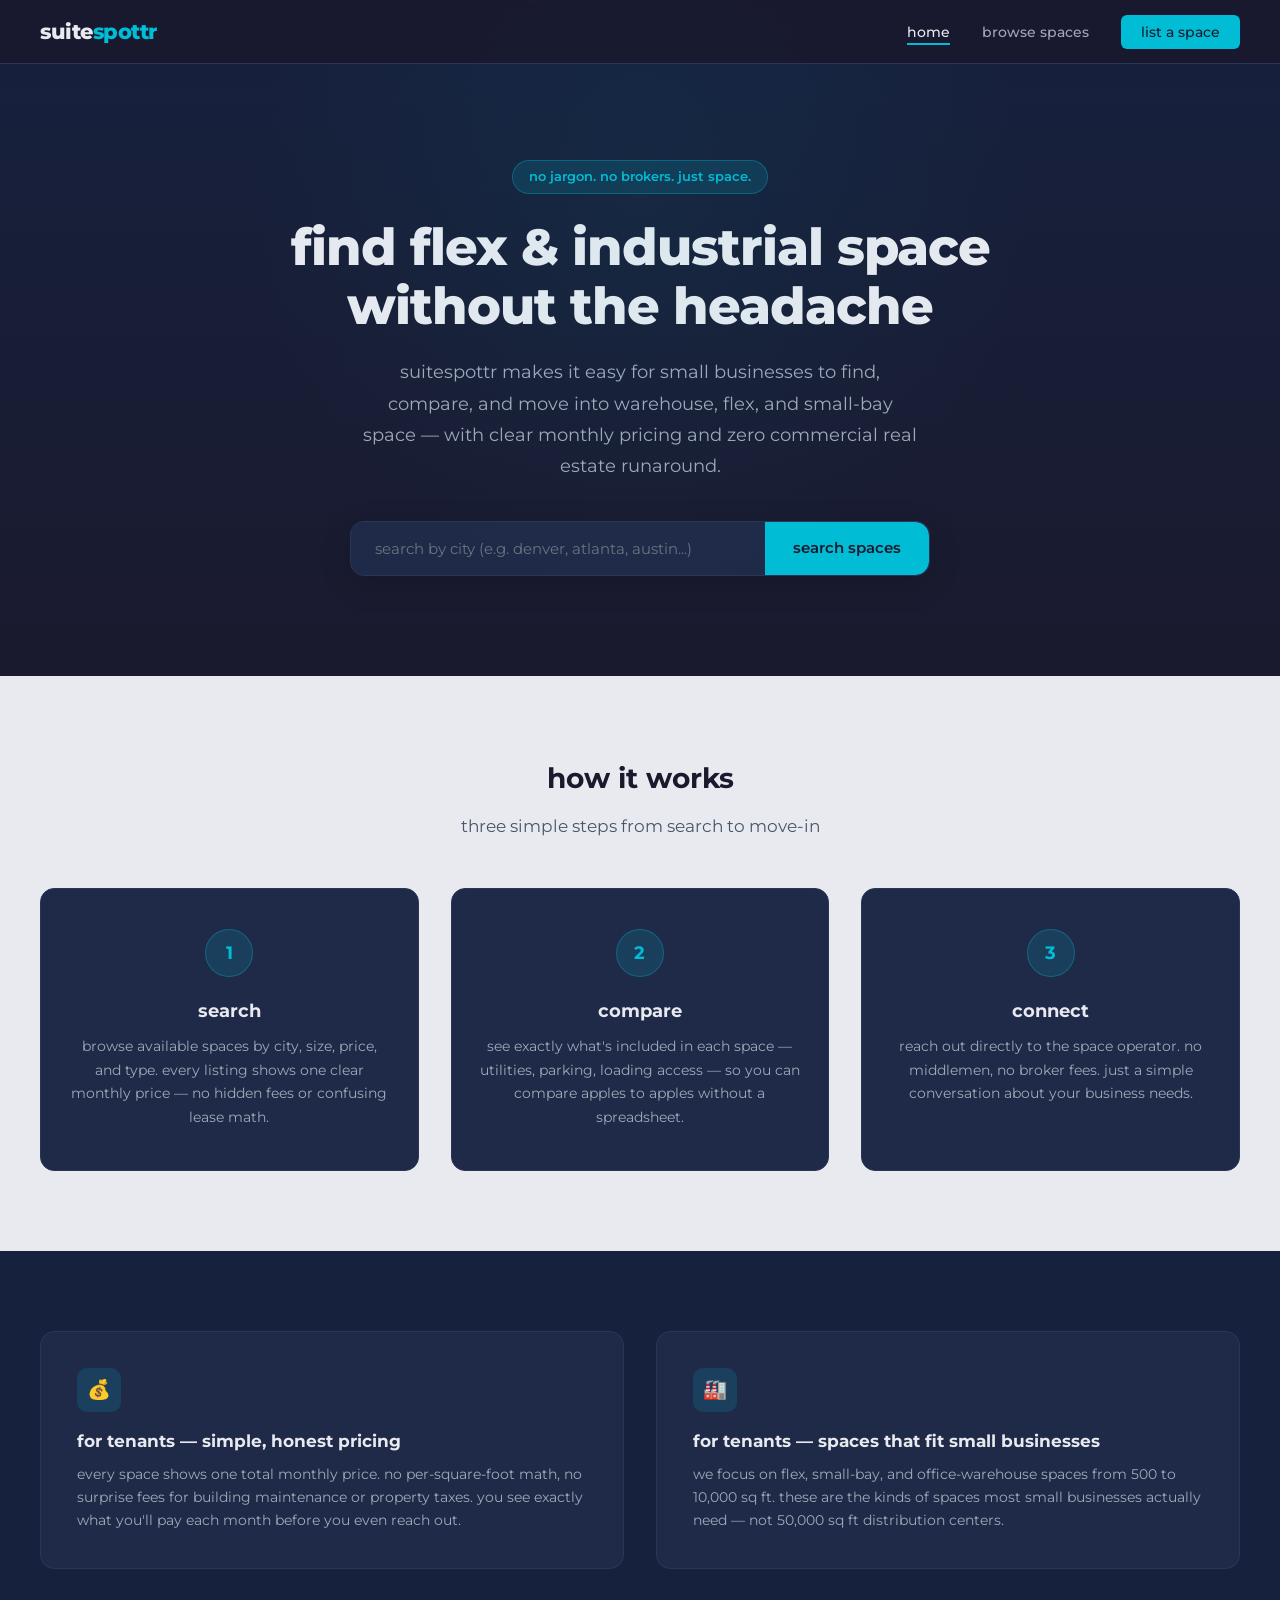
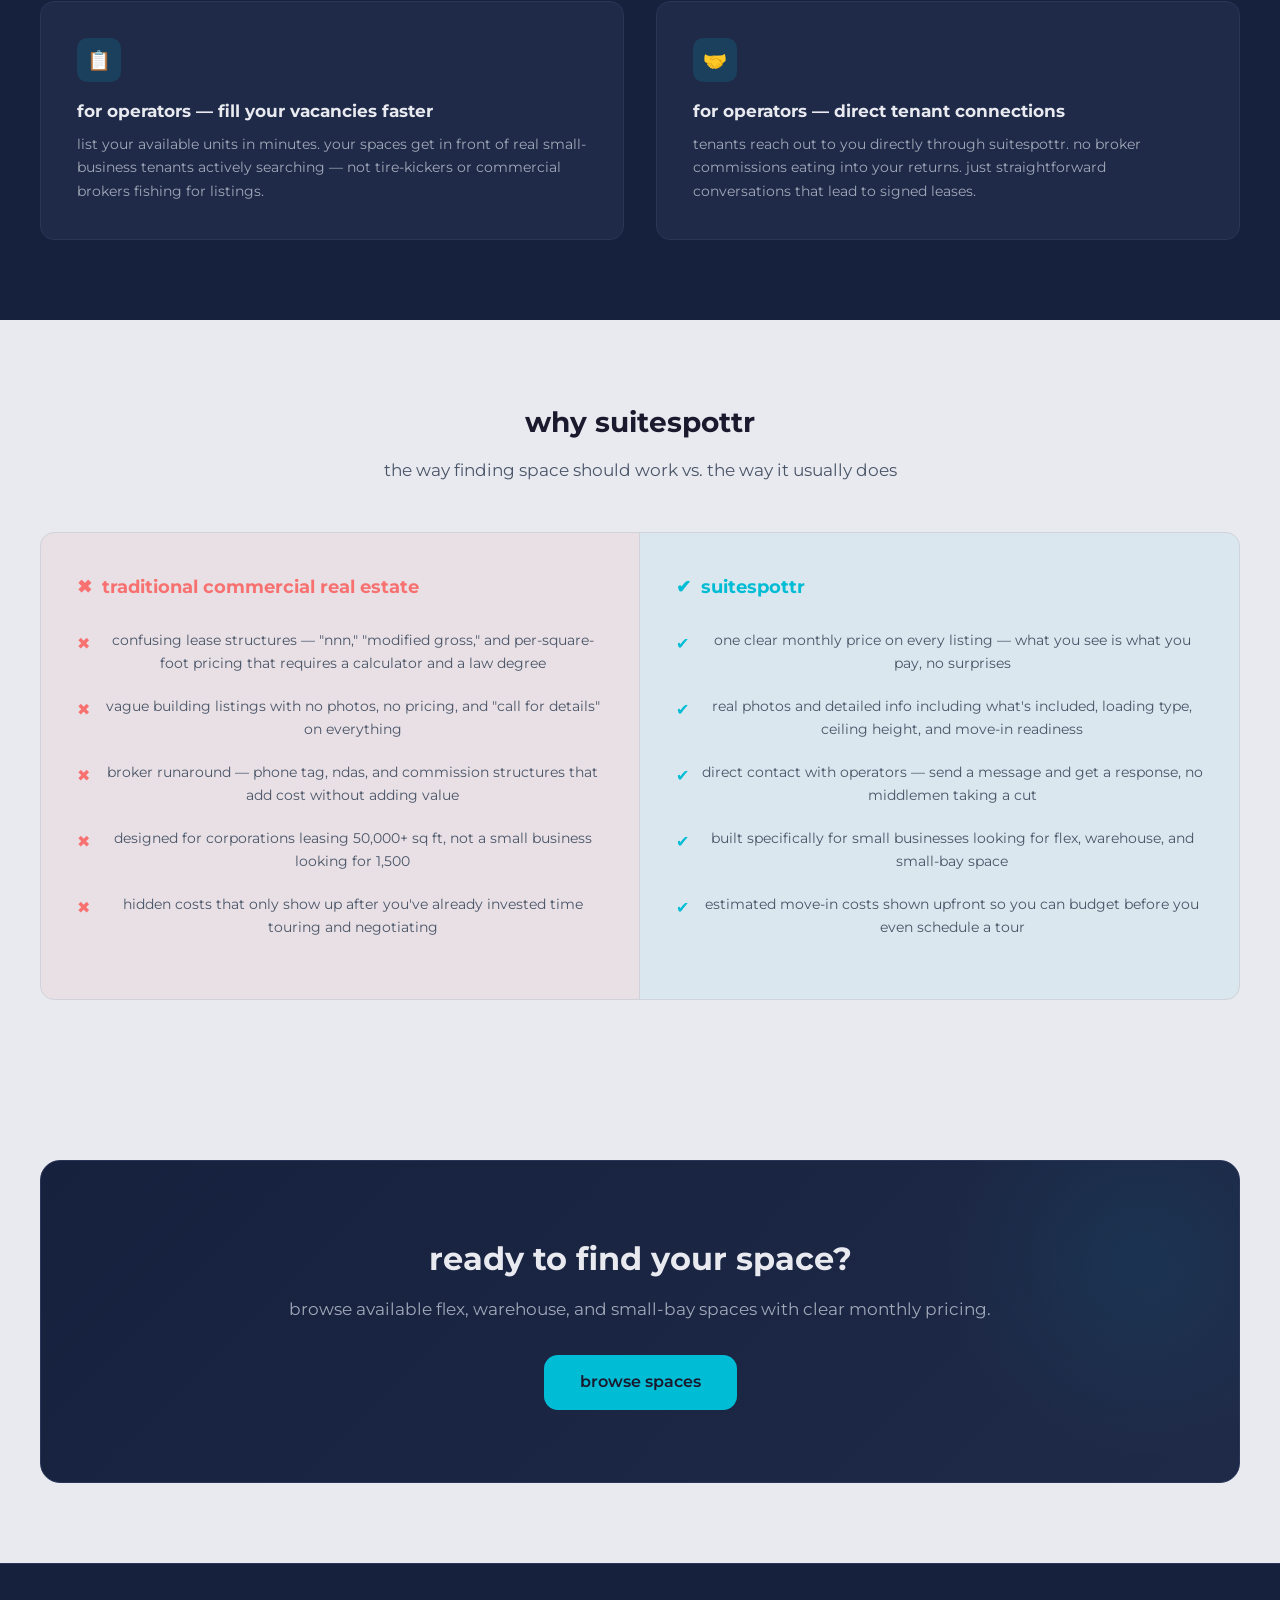
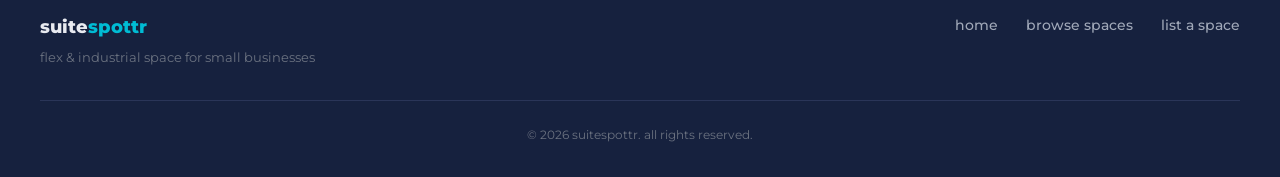
<file: index.html>
<!DOCTYPE html>
<html lang="en">
<head>
  <meta charset="UTF-8">
  <meta name="viewport" content="width=device-width, initial-scale=1.0">
  <title>suitespottr — find your space</title>
  <link rel="stylesheet" href="styles.css">
</head>
<body>

  <!-- nav -->
  <nav class="navbar">
    <div class="container">
      <a href="index.html" class="nav-brand">suite<span>spottr</span></a>
      <ul class="nav-links">
        <li><a href="index.html" class="active">home</a></li>
        <li><a href="listings.html">browse spaces</a></li>
        <li><a href="list-space.html" class="nav-cta">list a space</a></li>
      </ul>
      <button class="nav-toggle" aria-label="toggle menu">
        <span></span><span></span><span></span>
      </button>
    </div>
  </nav>

  <!-- hero -->
  <section class="hero">
    <div class="container">
      <div class="hero-tag">no jargon. no brokers. just space.</div>
      <h1>find flex & industrial space without the headache</h1>
      <p>suitespottr makes it easy for small businesses to find, compare, and move into warehouse, flex, and small-bay space — with clear monthly pricing and zero commercial real estate runaround.</p>
      <form class="search-bar" id="hero-search-form">
        <input type="text" placeholder="search by city (e.g. denver, atlanta, austin...)">
        <button type="submit" class="btn btn-primary">search spaces</button>
      </form>
    </div>
  </section>

  <!-- how it works -->
  <section class="section">
    <div class="container text-center">
      <h2 class="section-title">how it works</h2>
      <p class="section-subtitle centered">three simple steps from search to move-in</p>
      <div class="steps-grid">
        <div class="step-card">
          <div class="step-number">1</div>
          <h3>search</h3>
          <p>browse available spaces by city, size, price, and type. every listing shows one clear monthly price — no hidden fees or confusing lease math.</p>
        </div>
        <div class="step-card">
          <div class="step-number">2</div>
          <h3>compare</h3>
          <p>see exactly what's included in each space — utilities, parking, loading access — so you can compare apples to apples without a spreadsheet.</p>
        </div>
        <div class="step-card">
          <div class="step-number">3</div>
          <h3>connect</h3>
          <p>reach out directly to the space operator. no middlemen, no broker fees. just a simple conversation about your business needs.</p>
        </div>
      </div>
    </div>
  </section>

  <!-- value props -->
  <section class="section" style="background: var(--bg-secondary);">
    <div class="container">
      <div class="value-grid">
        <div class="value-block">
          <div class="value-block-icon">&#x1f4b0;</div>
          <h3>for tenants — simple, honest pricing</h3>
          <p>every space shows one total monthly price. no per-square-foot math, no surprise fees for building maintenance or property taxes. you see exactly what you'll pay each month before you even reach out.</p>
        </div>
        <div class="value-block">
          <div class="value-block-icon">&#x1f3ed;</div>
          <h3>for tenants — spaces that fit small businesses</h3>
          <p>we focus on flex, small-bay, and office-warehouse spaces from 500 to 10,000 sq ft. these are the kinds of spaces most small businesses actually need — not 50,000 sq ft distribution centers.</p>
        </div>
        <div class="value-block">
          <div class="value-block-icon">&#x1f4cb;</div>
          <h3>for operators — fill your vacancies faster</h3>
          <p>list your available units in minutes. your spaces get in front of real small-business tenants actively searching — not tire-kickers or commercial brokers fishing for listings.</p>
        </div>
        <div class="value-block">
          <div class="value-block-icon">&#x1f91d;</div>
          <h3>for operators — direct tenant connections</h3>
          <p>tenants reach out to you directly through suitespottr. no broker commissions eating into your returns. just straightforward conversations that lead to signed leases.</p>
        </div>
      </div>
    </div>
  </section>

  <!-- why suitespottr comparison -->
  <section class="section">
    <div class="container text-center">
      <h2 class="section-title">why suitespottr</h2>
      <p class="section-subtitle centered">the way finding space should work vs. the way it usually does</p>
      <div class="compare-grid">
        <div class="compare-col traditional">
          <h3><span class="icon">&#x2716;</span> traditional commercial real estate</h3>
          <div class="compare-item">
            <span class="icon">&#x2716;</span>
            <span>confusing lease structures — "nnn," "modified gross," and per-square-foot pricing that requires a calculator and a law degree</span>
          </div>
          <div class="compare-item">
            <span class="icon">&#x2716;</span>
            <span>vague building listings with no photos, no pricing, and "call for details" on everything</span>
          </div>
          <div class="compare-item">
            <span class="icon">&#x2716;</span>
            <span>broker runaround — phone tag, NDAs, and commission structures that add cost without adding value</span>
          </div>
          <div class="compare-item">
            <span class="icon">&#x2716;</span>
            <span>designed for corporations leasing 50,000+ sq ft, not a small business looking for 1,500</span>
          </div>
          <div class="compare-item">
            <span class="icon">&#x2716;</span>
            <span>hidden costs that only show up after you've already invested time touring and negotiating</span>
          </div>
        </div>
        <div class="compare-col suitespottr">
          <h3><span class="icon">&#x2714;</span> suitespottr</h3>
          <div class="compare-item">
            <span class="icon">&#x2714;</span>
            <span>one clear monthly price on every listing — what you see is what you pay, no surprises</span>
          </div>
          <div class="compare-item">
            <span class="icon">&#x2714;</span>
            <span>real photos and detailed info including what's included, loading type, ceiling height, and move-in readiness</span>
          </div>
          <div class="compare-item">
            <span class="icon">&#x2714;</span>
            <span>direct contact with operators — send a message and get a response, no middlemen taking a cut</span>
          </div>
          <div class="compare-item">
            <span class="icon">&#x2714;</span>
            <span>built specifically for small businesses looking for flex, warehouse, and small-bay space</span>
          </div>
          <div class="compare-item">
            <span class="icon">&#x2714;</span>
            <span>estimated move-in costs shown upfront so you can budget before you even schedule a tour</span>
          </div>
        </div>
      </div>
    </div>
  </section>

  <!-- bottom CTA -->
  <section class="section">
    <div class="container">
      <div class="cta-banner">
        <h2>ready to find your space?</h2>
        <p>browse available flex, warehouse, and small-bay spaces with clear monthly pricing.</p>
        <a href="listings.html" class="btn btn-primary btn-lg">browse spaces</a>
      </div>
    </div>
  </section>

  <!-- footer -->
  <footer class="footer">
    <div class="container">
      <div class="footer-content">
        <div>
          <div class="footer-brand">suite<span>spottr</span></div>
          <p class="footer-tagline">flex & industrial space for small businesses</p>
        </div>
        <ul class="footer-links">
          <li><a href="index.html">home</a></li>
          <li><a href="listings.html">browse spaces</a></li>
          <li><a href="list-space.html">list a space</a></li>
        </ul>
      </div>
      <div class="footer-bottom">
        &copy; 2026 suitespottr. all rights reserved.
      </div>
    </div>
  </footer>

  <script src="app.js"></script>
</body>
</html>
</file>
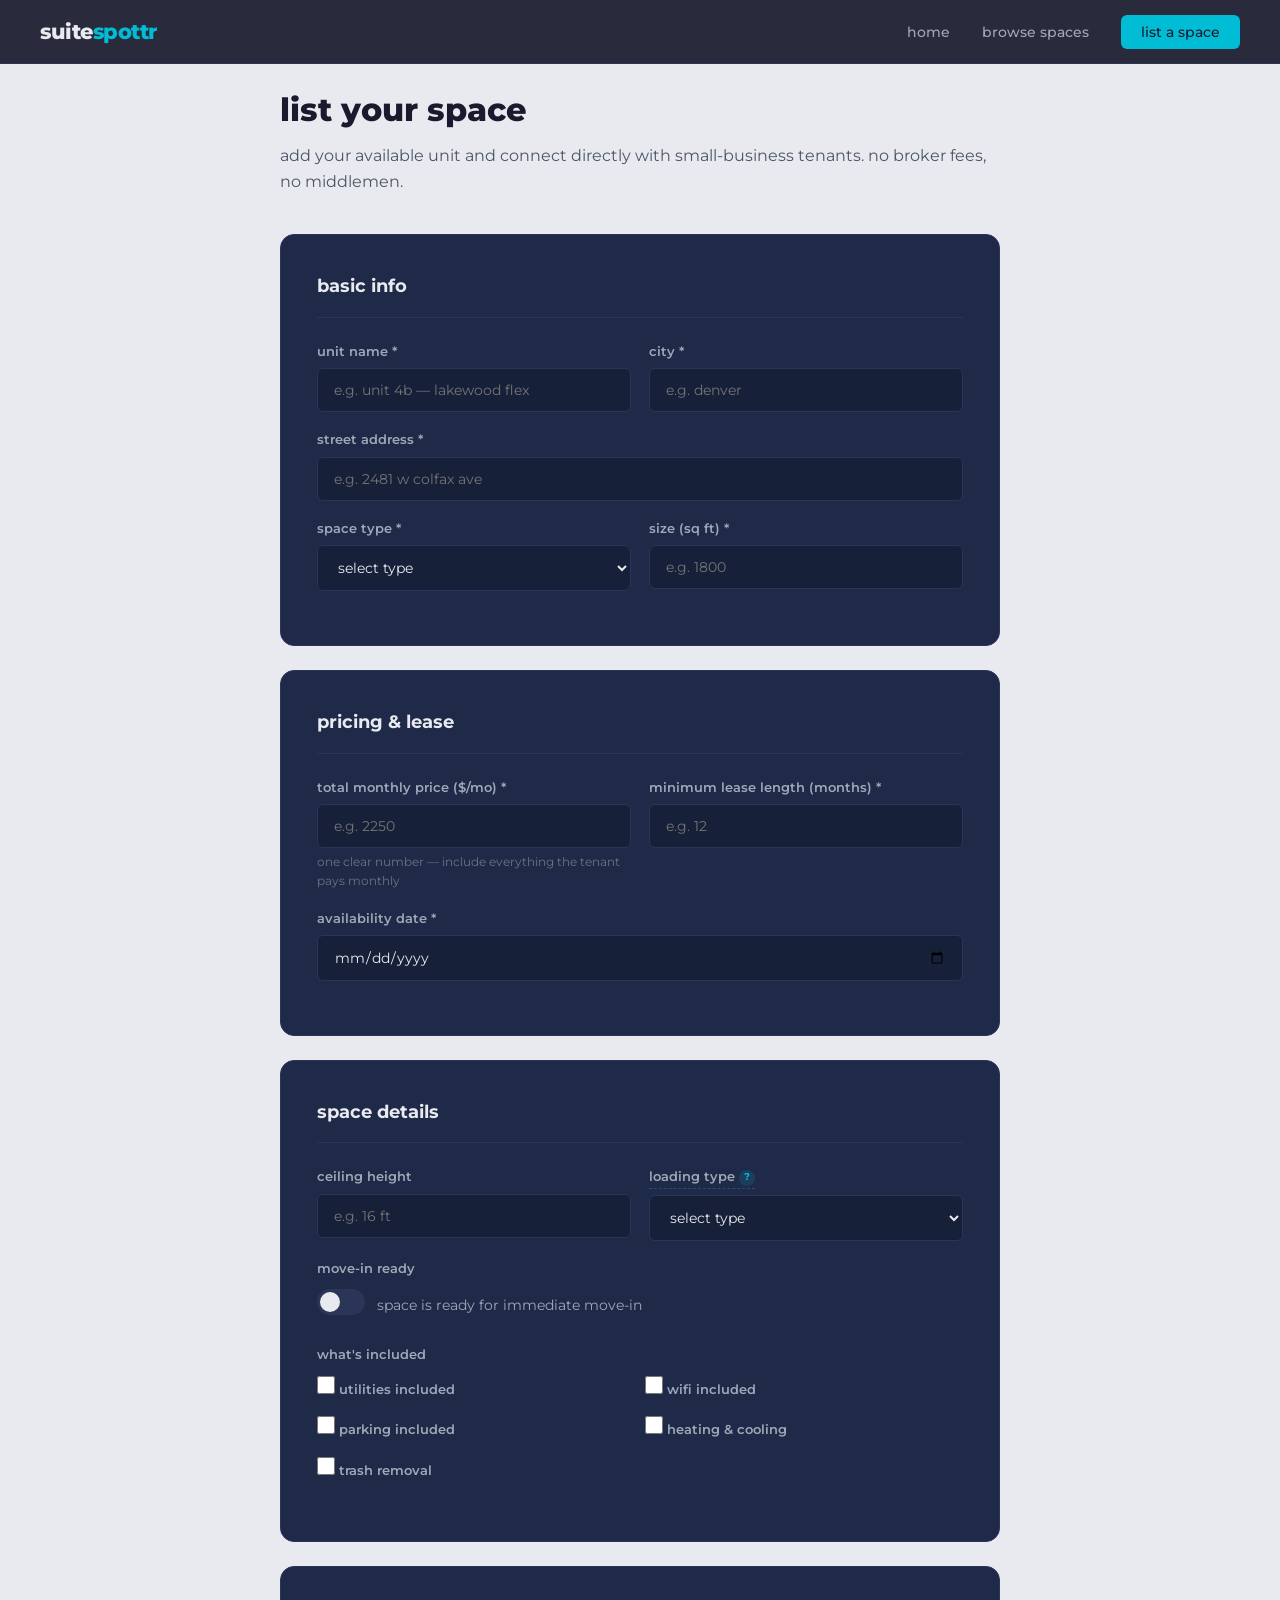
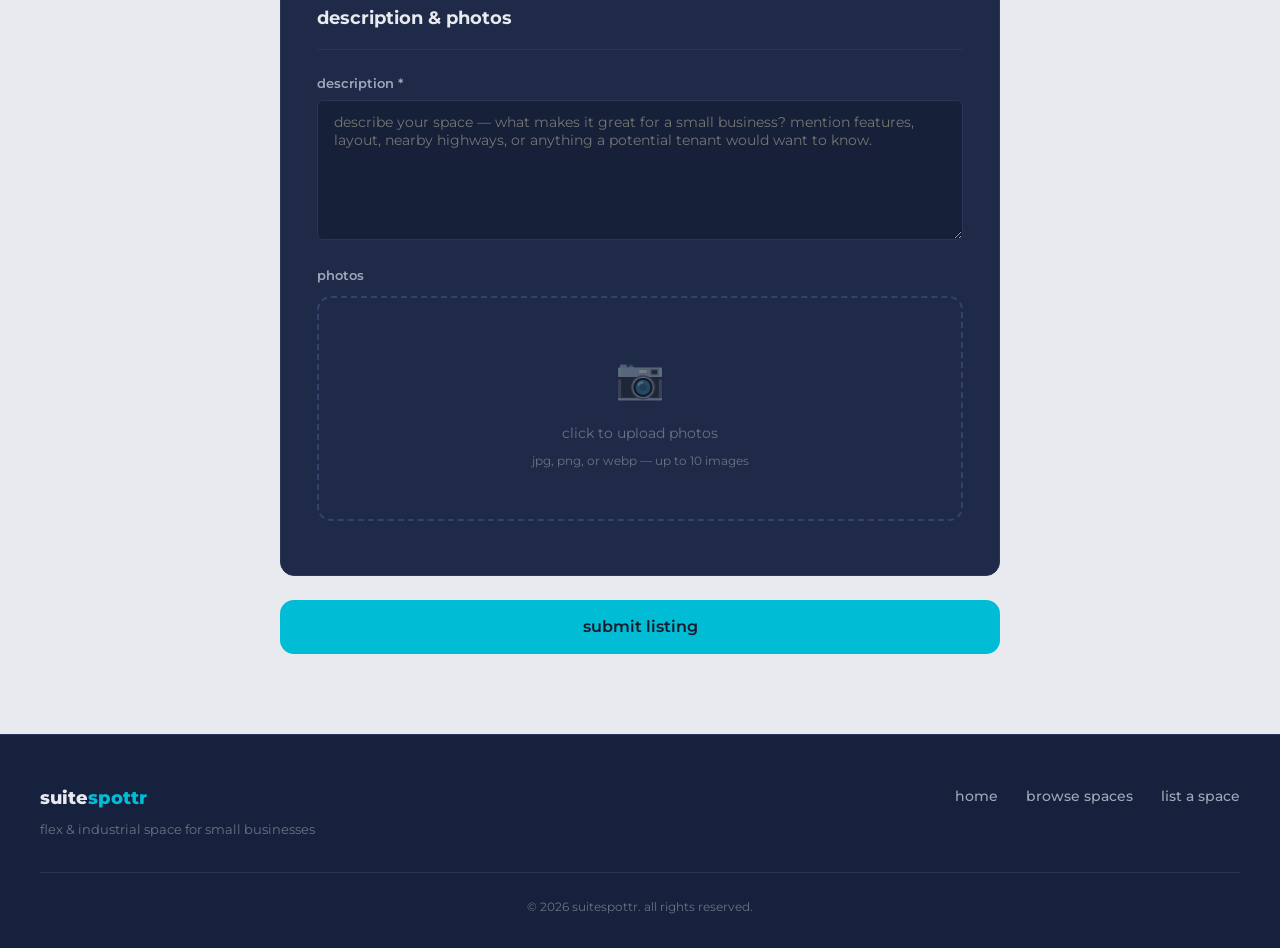
<file: list-space.html>
<!DOCTYPE html>
<html lang="en">
<head>
  <meta charset="UTF-8">
  <meta name="viewport" content="width=device-width, initial-scale=1.0">
  <title>suitespottr — list a space</title>
  <link rel="stylesheet" href="styles.css">
</head>
<body>

  <!-- nav -->
  <nav class="navbar">
    <div class="container">
      <a href="index.html" class="nav-brand">suite<span>spottr</span></a>
      <ul class="nav-links">
        <li><a href="index.html">home</a></li>
        <li><a href="listings.html">browse spaces</a></li>
        <li><a href="list-space.html" class="nav-cta active">list a space</a></li>
      </ul>
      <button class="nav-toggle" aria-label="toggle menu">
        <span></span><span></span><span></span>
      </button>
    </div>
  </nav>

  <!-- list-space content -->
  <div class="form-page page-top">
    <div class="container" style="max-width: 800px;">

      <div class="form-page-header">
        <h1>list your space</h1>
        <p>add your available unit and connect directly with small-business tenants. no broker fees, no middlemen.</p>
      </div>

      <!-- confirmation (hidden by default) -->
      <div id="list-confirmation" class="confirmation-message">
        <div class="confirmation-icon">✓</div>
        <h3>your space has been submitted!</h3>
        <p>we'll review your listing and have it live shortly. tenants will be able to find and contact you directly.</p>
        <a href="listings.html" class="btn btn-primary" style="margin-top: 20px;">browse spaces</a>
      </div>

      <!-- form -->
      <form id="list-space-form">

        <!-- basic info -->
        <div class="form-card">
          <h2>basic info</h2>
          <div class="form-row">
            <div class="form-group" data-required>
              <label>unit name *</label>
              <input type="text" name="unit-name" placeholder="e.g. unit 4b — lakewood flex" required>
              <div class="form-error">please enter a unit name</div>
            </div>
            <div class="form-group" data-required>
              <label>city *</label>
              <input type="text" name="city" placeholder="e.g. denver" required>
              <div class="form-error">please enter a city</div>
            </div>
          </div>
          <div class="form-group" data-required>
            <label>street address *</label>
            <input type="text" name="address" placeholder="e.g. 2481 w colfax ave" required>
            <div class="form-error">please enter an address</div>
          </div>
          <div class="form-row">
            <div class="form-group" data-required>
              <label>space type *</label>
              <select name="space-type" required>
                <option value="">select type</option>
                <option value="flex">flex</option>
                <option value="warehouse">warehouse</option>
                <option value="office-warehouse">office-warehouse</option>
                <option value="small bay">small bay</option>
              </select>
              <div class="form-error">please select a space type</div>
            </div>
            <div class="form-group" data-required>
              <label>size (sq ft) *</label>
              <input type="number" name="sqft" placeholder="e.g. 1800" required>
              <div class="form-error">please enter the size</div>
            </div>
          </div>
        </div>

        <!-- pricing & lease -->
        <div class="form-card">
          <h2>pricing & lease</h2>
          <div class="form-row">
            <div class="form-group" data-required>
              <label>total monthly price ($/mo) *</label>
              <input type="number" name="price" placeholder="e.g. 2250" required>
              <div class="form-error">please enter a monthly price</div>
              <div class="form-hint">one clear number — include everything the tenant pays monthly</div>
            </div>
            <div class="form-group" data-required>
              <label>minimum lease length (months) *</label>
              <input type="number" name="min-lease" placeholder="e.g. 12" required>
              <div class="form-error">please enter a minimum lease length</div>
            </div>
          </div>
          <div class="form-group" data-required>
            <label>availability date *</label>
            <input type="date" name="available-date" required>
            <div class="form-error">please select an availability date</div>
          </div>
        </div>

        <!-- space details -->
        <div class="form-card">
          <h2>space details</h2>
          <div class="form-row">
            <div class="form-group">
              <label>ceiling height</label>
              <input type="text" name="ceiling-height" placeholder="e.g. 16 ft">
            </div>
            <div class="form-group">
              <label>
                <span class="tooltip-wrap">
                  loading type
                  <span class="tooltip-icon">?</span>
                  <span class="tooltip-text">how trucks and vehicles access the space for deliveries and loading. "grade-level" means drive-in access from ground level. "dock-high" means a raised loading dock at truck-bed height.</span>
                </span>
              </label>
              <select name="loading-type">
                <option value="">select type</option>
                <option value="grade-level">grade-level (drive-in from ground level)</option>
                <option value="dock-high">dock-high (raised loading dock)</option>
                <option value="none">none</option>
              </select>
            </div>
          </div>

          <div class="form-group" style="margin-bottom: 24px;">
            <label style="margin-bottom: 10px;">move-in ready</label>
            <div class="toggle-wrap">
              <label class="toggle">
                <input type="checkbox" name="move-in-ready">
                <span class="toggle-slider"></span>
              </label>
              <span class="toggle-label">space is ready for immediate move-in</span>
            </div>
          </div>

          <div class="form-group">
            <label style="margin-bottom: 10px;">what's included</label>
            <div class="checkbox-group">
              <label class="checkbox-item">
                <input type="checkbox" name="included-utilities" value="utilities"> utilities included
              </label>
              <label class="checkbox-item">
                <input type="checkbox" name="included-wifi" value="wifi"> wifi included
              </label>
              <label class="checkbox-item">
                <input type="checkbox" name="included-parking" value="parking"> parking included
              </label>
              <label class="checkbox-item">
                <input type="checkbox" name="included-hvac" value="hvac"> heating & cooling
              </label>
              <label class="checkbox-item">
                <input type="checkbox" name="included-trash" value="trash"> trash removal
              </label>
            </div>
          </div>
        </div>

        <!-- description & photos -->
        <div class="form-card">
          <h2>description & photos</h2>
          <div class="form-group" data-required>
            <label>description *</label>
            <textarea name="description" placeholder="describe your space — what makes it great for a small business? mention features, layout, nearby highways, or anything a potential tenant would want to know." required style="min-height: 140px;"></textarea>
            <div class="form-error">please enter a description</div>
          </div>
          <div class="form-group">
            <label style="margin-bottom: 10px;">photos</label>
            <div class="upload-area" onclick="this.querySelector('input').click()">
              <div class="upload-icon">&#x1f4f7;</div>
              <p>click to upload photos</p>
              <p class="upload-hint">jpg, png, or webp — up to 10 images</p>
              <input type="file" accept="image/*" multiple style="display: none;">
            </div>
          </div>
        </div>

        <button type="submit" class="btn btn-primary btn-lg" style="width: 100%;">submit listing</button>

      </form>

    </div>
  </div>

  <!-- footer -->
  <footer class="footer">
    <div class="container">
      <div class="footer-content">
        <div>
          <div class="footer-brand">suite<span>spottr</span></div>
          <p class="footer-tagline">flex & industrial space for small businesses</p>
        </div>
        <ul class="footer-links">
          <li><a href="index.html">home</a></li>
          <li><a href="listings.html">browse spaces</a></li>
          <li><a href="list-space.html">list a space</a></li>
        </ul>
      </div>
      <div class="footer-bottom">
        &copy; 2026 suitespottr. all rights reserved.
      </div>
    </div>
  </footer>

  <script src="app.js"></script>
</body>
</html>
</file>
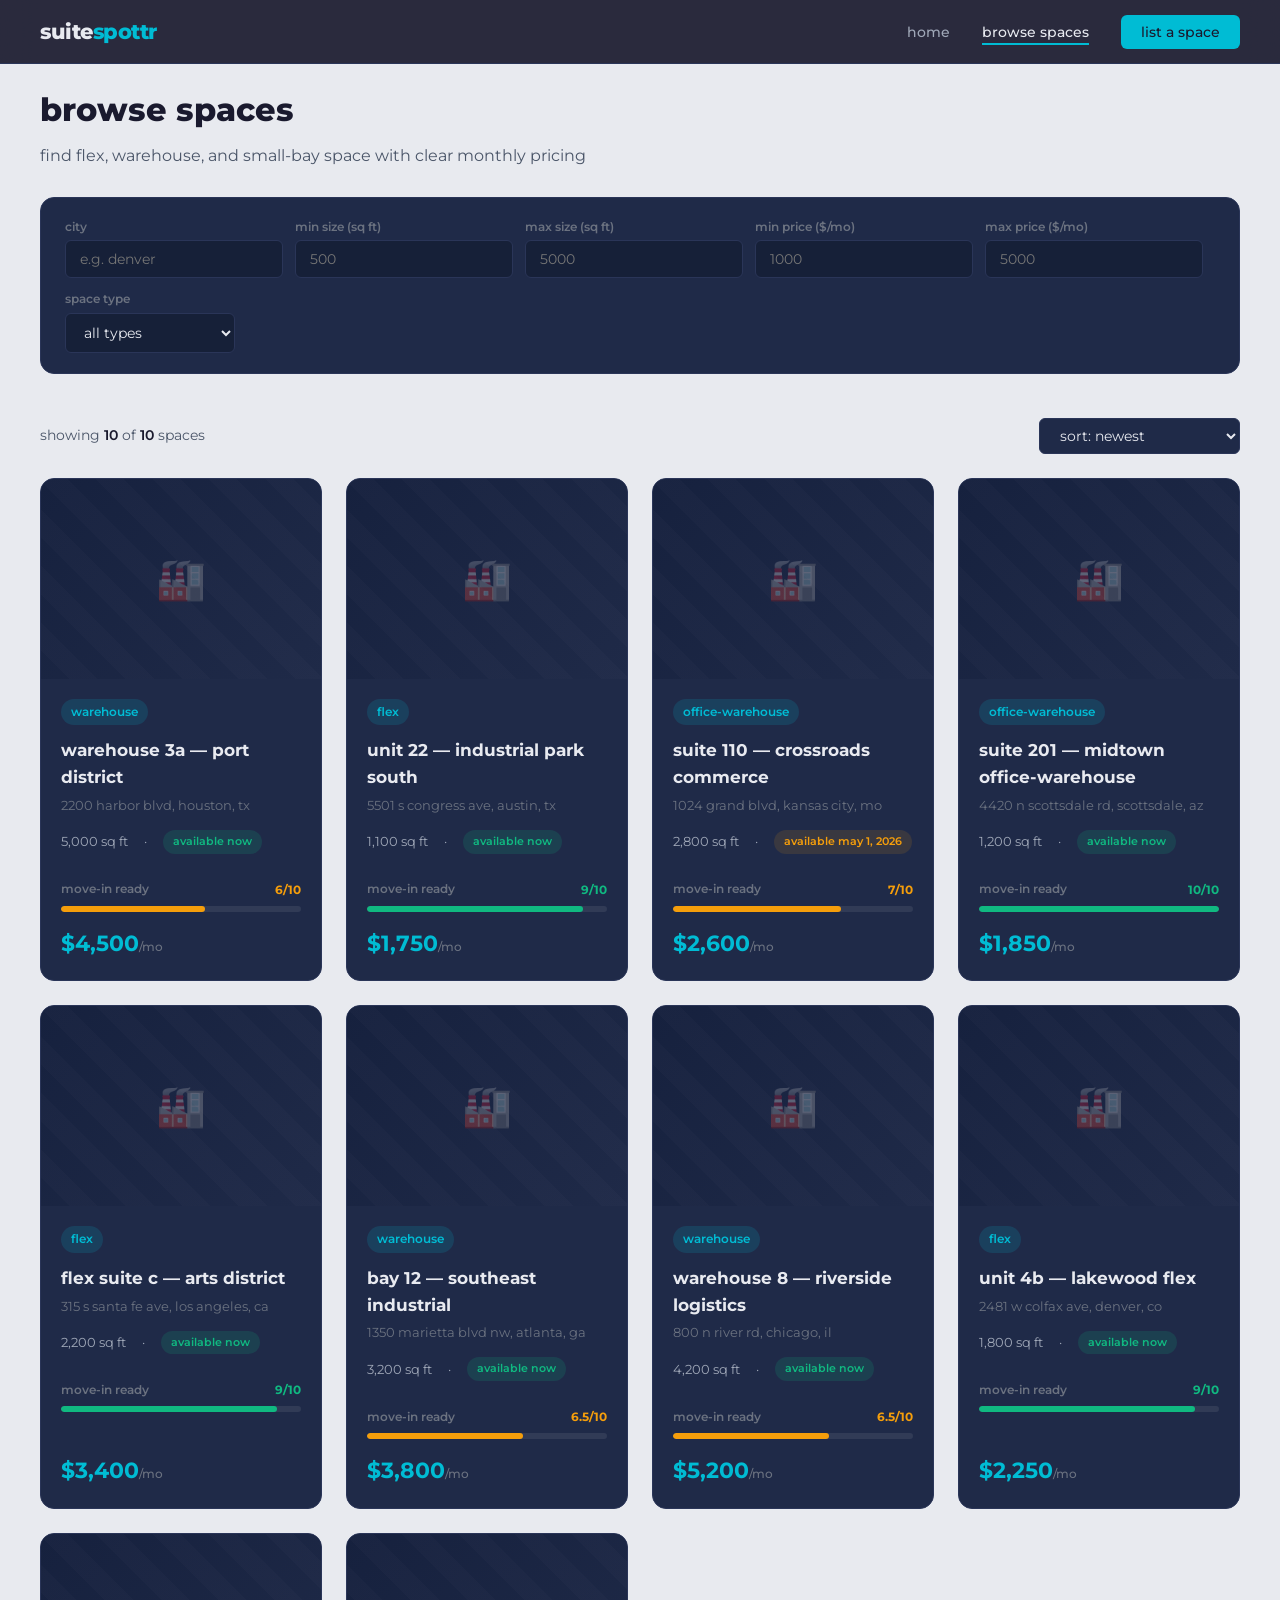
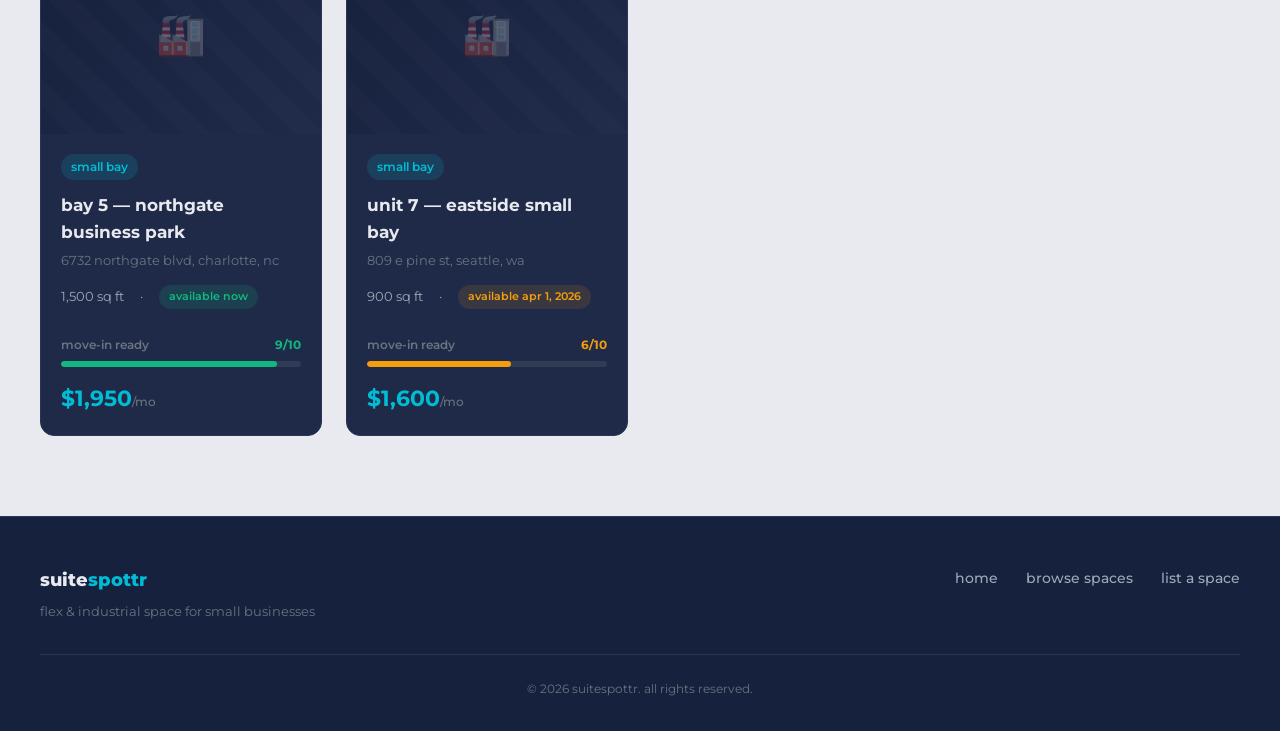
<file: listings.html>
<!DOCTYPE html>
<html lang="en">
<head>
  <meta charset="UTF-8">
  <meta name="viewport" content="width=device-width, initial-scale=1.0">
  <title>suitespottr — browse spaces</title>
  <link rel="stylesheet" href="styles.css">
</head>
<body>

  <!-- nav -->
  <nav class="navbar">
    <div class="container">
      <a href="index.html" class="nav-brand">suite<span>spottr</span></a>
      <ul class="nav-links">
        <li><a href="index.html">home</a></li>
        <li><a href="listings.html" class="active">browse spaces</a></li>
        <li><a href="list-space.html" class="nav-cta">list a space</a></li>
      </ul>
      <button class="nav-toggle" aria-label="toggle menu">
        <span></span><span></span><span></span>
      </button>
    </div>
  </nav>

  <!-- listings content -->
  <div class="page-top">
    <div class="container">
      <div class="form-page-header" style="margin-bottom: 28px;">
        <h1>browse spaces</h1>
        <p>find flex, warehouse, and small-bay space with clear monthly pricing</p>
      </div>

      <!-- filters -->
      <div class="filters-bar">
        <div class="filter-group">
          <label>city</label>
          <input type="text" id="filter-city" class="filter-input" placeholder="e.g. denver">
        </div>
        <div class="filter-group">
          <label>min size (sq ft)</label>
          <input type="number" id="filter-size-min" class="filter-input" placeholder="500">
        </div>
        <div class="filter-group">
          <label>max size (sq ft)</label>
          <input type="number" id="filter-size-max" class="filter-input" placeholder="5000">
        </div>
        <div class="filter-group">
          <label>min price ($/mo)</label>
          <input type="number" id="filter-price-min" class="filter-input" placeholder="1000">
        </div>
        <div class="filter-group">
          <label>max price ($/mo)</label>
          <input type="number" id="filter-price-max" class="filter-input" placeholder="5000">
        </div>
        <div class="filter-group">
          <label>space type</label>
          <select id="filter-type" class="filter-select">
            <option value="">all types</option>
            <option value="flex">flex</option>
            <option value="warehouse">warehouse</option>
            <option value="office-warehouse">office-warehouse</option>
            <option value="small bay">small bay</option>
          </select>
        </div>
      </div>

      <!-- active filter chips -->
      <div id="filter-chips" class="filter-chips"></div>

      <!-- results header -->
      <div class="listings-header">
        <div id="result-count" class="result-count"></div>
        <select id="sort-select" class="sort-select">
          <option value="newest">sort: newest</option>
          <option value="price-asc">sort: price low → high</option>
          <option value="price-desc">sort: price high → low</option>
          <option value="size">sort: largest first</option>
        </select>
      </div>

      <!-- grid -->
      <div id="listings-grid" class="listings-grid" style="margin-bottom: 80px;"></div>
    </div>
  </div>

  <!-- footer -->
  <footer class="footer">
    <div class="container">
      <div class="footer-content">
        <div>
          <div class="footer-brand">suite<span>spottr</span></div>
          <p class="footer-tagline">flex & industrial space for small businesses</p>
        </div>
        <ul class="footer-links">
          <li><a href="index.html">home</a></li>
          <li><a href="listings.html">browse spaces</a></li>
          <li><a href="list-space.html">list a space</a></li>
        </ul>
      </div>
      <div class="footer-bottom">
        &copy; 2026 suitespottr. all rights reserved.
      </div>
    </div>
  </footer>

  <script src="app.js"></script>
</body>
</html>
</file>
<file: styles.css>
/* ============================================
   suitespottr — styles.css
   dark industrial palette, montserrat, all lowercase
   ============================================ */

@import url('https://fonts.googleapis.com/css2?family=Montserrat:wght@300;400;500;600;700;800&display=swap');

/* ---------- reset & base ---------- */
*, *::before, *::after {
  margin: 0;
  padding: 0;
  box-sizing: border-box;
}

:root {
  --bg-primary: #e8eaef;
  --bg-secondary: #16213e;
  --bg-card: #1f2a48;
  --bg-card-hover: #253252;
  --bg-input: #162038;
  --accent: #00bcd4;
  --accent-hover: #00a5bb;
  --accent-dim: rgba(0, 188, 212, 0.15);
  --accent-border: rgba(0, 188, 212, 0.3);
  --text-primary: #e8eaf0;
  --text-secondary: #a0a8b8;
  --text-muted: #6b7280;
  --border: #2a3558;
  --border-light: #344168;
  --danger: #ef4444;
  --danger-dim: rgba(239, 68, 68, 0.1);
  --success: #10b981;
  --success-dim: rgba(16, 185, 129, 0.15);
  --warning: #f59e0b;
  --radius-sm: 6px;
  --radius: 10px;
  --radius-lg: 14px;
  --radius-xl: 20px;
  --shadow-sm: 0 2px 8px rgba(0, 0, 0, 0.08);
  --shadow: 0 4px 16px rgba(0, 0, 0, 0.1);
  --shadow-lg: 0 8px 32px rgba(0, 0, 0, 0.14);
  --shadow-hover: 0 12px 40px rgba(0, 0, 0, 0.18);
  --transition: 0.25s cubic-bezier(0.4, 0, 0.2, 1);
  --max-width: 1800px;
  --nav-height: 64px;
}

html {
  scroll-behavior: smooth;
}

body {
  font-family: 'Montserrat', sans-serif;
  background: var(--bg-primary);
  color: #1a1a2e;
  line-height: 1.6;
  text-transform: lowercase;
  -webkit-font-smoothing: antialiased;
  -moz-osx-font-smoothing: grayscale;
}

a {
  color: var(--accent);
  text-decoration: none;
  transition: color var(--transition);
}

a:hover {
  color: var(--accent-hover);
}

img {
  max-width: 100%;
  display: block;
}

/* ---------- scrollbar ---------- */
::-webkit-scrollbar {
  width: 8px;
}
::-webkit-scrollbar-track {
  background: var(--bg-primary);
}
::-webkit-scrollbar-thumb {
  background: #b0b5c0;
  border-radius: 4px;
}
::-webkit-scrollbar-thumb:hover {
  background: #8a8f9c;
}

/* ---------- utility ---------- */
.container {
  width: 100%;
  max-width: var(--max-width);
  margin: 0 auto;
  padding: 0 40px;
}

.section {
  padding: 80px 0;
}

.section-title {
  font-size: 1.75rem;
  font-weight: 700;
  margin-bottom: 12px;
  color: #1a1a2e;
}

.section-subtitle {
  font-size: 1.05rem;
  color: #4a5568;
  margin-bottom: 48px;
  max-width: 600px;
}

.section-subtitle.centered {
  margin-left: auto;
  margin-right: auto;
}

.text-center {
  text-align: center;
}

.text-accent {
  color: var(--accent);
}

/* ---------- tooltip ---------- */
.tooltip-wrap {
  position: relative;
  display: inline-flex;
  align-items: center;
  gap: 4px;
  cursor: help;
  border-bottom: 1px dashed var(--accent-border);
}

.tooltip-wrap .tooltip-icon {
  display: inline-flex;
  align-items: center;
  justify-content: center;
  width: 16px;
  height: 16px;
  border-radius: 50%;
  background: var(--accent-dim);
  color: var(--accent);
  font-size: 0.65rem;
  font-weight: 700;
  flex-shrink: 0;
}

.tooltip-wrap .tooltip-text {
  position: absolute;
  bottom: calc(100% + 8px);
  left: 50%;
  transform: translateX(-50%);
  background: #0d1128;
  color: var(--text-primary);
  padding: 10px 14px;
  border-radius: var(--radius-sm);
  font-size: 0.8rem;
  line-height: 1.5;
  white-space: normal;
  width: max-content;
  max-width: 260px;
  box-shadow: var(--shadow-lg);
  border: 1px solid var(--border-light);
  opacity: 0;
  visibility: hidden;
  transition: opacity var(--transition), visibility var(--transition);
  z-index: 1000;
  pointer-events: none;
  text-transform: none;
}

.tooltip-wrap .tooltip-text::after {
  content: '';
  position: absolute;
  top: 100%;
  left: 50%;
  transform: translateX(-50%);
  border: 6px solid transparent;
  border-top-color: #0d1128;
}

.tooltip-wrap:hover .tooltip-text {
  opacity: 1;
  visibility: visible;
}

/* ---------- nav ---------- */
.navbar {
  position: fixed;
  top: 0;
  left: 0;
  right: 0;
  height: var(--nav-height);
  background: rgba(26, 26, 46, 0.92);
  backdrop-filter: blur(16px);
  -webkit-backdrop-filter: blur(16px);
  border-bottom: 1px solid var(--border);
  z-index: 900;
  transition: box-shadow var(--transition);
}

.navbar.scrolled {
  box-shadow: 0 2px 24px rgba(0, 0, 0, 0.4);
}

.navbar .container {
  display: flex;
  align-items: center;
  justify-content: space-between;
  height: 100%;
}

.nav-brand {
  font-size: 1.3rem;
  font-weight: 800;
  color: var(--text-primary);
  letter-spacing: -0.5px;
}

.nav-brand span {
  color: var(--accent);
}

.nav-links {
  display: flex;
  align-items: center;
  gap: 32px;
  list-style: none;
}

.nav-links a {
  color: var(--text-secondary);
  font-size: 0.88rem;
  font-weight: 500;
  transition: color var(--transition);
  position: relative;
}

.nav-links a::after {
  content: '';
  position: absolute;
  bottom: -4px;
  left: 0;
  width: 0;
  height: 2px;
  background: var(--accent);
  transition: width var(--transition);
}

.nav-links a:hover,
.nav-links a.active {
  color: var(--text-primary);
}

.nav-links a:hover::after,
.nav-links a.active::after {
  width: 100%;
}

.nav-cta {
  background: var(--accent);
  color: #1a1a2e !important;
  padding: 8px 20px;
  border-radius: var(--radius-sm);
  font-weight: 600;
  font-size: 0.85rem;
}

.nav-cta::after {
  display: none !important;
}

.nav-cta:hover {
  background: var(--accent-hover);
  color: #1a1a2e !important;
}

.nav-toggle {
  display: none;
  flex-direction: column;
  gap: 5px;
  cursor: pointer;
  background: none;
  border: none;
  padding: 4px;
}

.nav-toggle span {
  display: block;
  width: 24px;
  height: 2px;
  background: var(--text-primary);
  border-radius: 2px;
  transition: var(--transition);
}

/* ---------- buttons ---------- */
.btn {
  display: inline-flex;
  align-items: center;
  justify-content: center;
  gap: 8px;
  padding: 12px 28px;
  border-radius: var(--radius);
  font-family: inherit;
  font-size: 0.92rem;
  font-weight: 600;
  text-transform: lowercase;
  cursor: pointer;
  border: none;
  transition: all var(--transition);
  line-height: 1.4;
}

.btn-primary {
  background: var(--accent);
  color: #1a1a2e;
}

.btn-primary:hover {
  background: var(--accent-hover);
  transform: translateY(-1px);
  box-shadow: 0 4px 20px rgba(0, 188, 212, 0.3);
}

.btn-secondary {
  background: transparent;
  color: var(--accent);
  border: 1.5px solid var(--accent);
}

.btn-secondary:hover {
  background: var(--accent-dim);
  transform: translateY(-1px);
}

.btn-ghost {
  background: transparent;
  color: var(--text-secondary);
  padding: 8px 16px;
}

.btn-ghost:hover {
  color: var(--text-primary);
  background: rgba(255, 255, 255, 0.05);
}

.btn-lg {
  padding: 16px 36px;
  font-size: 1rem;
  border-radius: var(--radius-lg);
}

.btn-sm {
  padding: 8px 18px;
  font-size: 0.82rem;
}

/* ---------- hero ---------- */
.hero {
  padding: 160px 0 100px;
  text-align: center;
  color: #e8eaf0;
  background: linear-gradient(180deg, var(--bg-secondary) 0%, #1a1a2e 100%);
  position: relative;
  overflow: hidden;
}

.hero::before {
  content: '';
  position: absolute;
  top: -200px;
  left: 50%;
  transform: translateX(-50%);
  width: 800px;
  height: 800px;
  background: radial-gradient(circle, rgba(0, 188, 212, 0.06) 0%, transparent 70%);
  pointer-events: none;
}

.hero-tag {
  display: inline-block;
  background: var(--accent-dim);
  color: var(--accent);
  padding: 6px 16px;
  border-radius: 50px;
  font-size: 0.8rem;
  font-weight: 600;
  margin-bottom: 24px;
  border: 1px solid var(--accent-border);
}

.hero h1 {
  font-size: 3.2rem;
  font-weight: 800;
  line-height: 1.15;
  margin-bottom: 20px;
  letter-spacing: -1px;
  max-width: 700px;
  margin-left: auto;
  margin-right: auto;
}

.hero p {
  font-size: 1.15rem;
  color: var(--text-secondary);
  max-width: 560px;
  margin: 0 auto 40px;
  line-height: 1.7;
}

/* ---------- search bar ---------- */
.search-bar {
  display: flex;
  max-width: 580px;
  margin: 0 auto;
  background: var(--bg-card);
  border-radius: var(--radius-lg);
  border: 1px solid var(--border);
  overflow: hidden;
  box-shadow: var(--shadow-lg);
}

.search-bar input {
  flex: 1;
  padding: 16px 24px;
  background: transparent;
  border: none;
  color: var(--text-primary);
  font-family: inherit;
  font-size: 0.95rem;
  outline: none;
  text-transform: lowercase;
}

.search-bar input::placeholder {
  color: var(--text-muted);
  text-transform: lowercase;
}

.search-bar .btn {
  border-radius: 0 var(--radius-lg) var(--radius-lg) 0;
  padding: 16px 28px;
}

/* ---------- how it works ---------- */
.steps-grid {
  display: grid;
  grid-template-columns: repeat(3, 1fr);
  gap: 32px;
}

.step-card {
  text-align: center;
  padding: 40px 28px;
  background: var(--bg-card);
  color: #e8eaf0;
  border-radius: var(--radius-lg);
  border: 1px solid var(--border);
  transition: all var(--transition);
  position: relative;
}

.step-card:hover {
  border-color: var(--accent-border);
  transform: translateY(-4px);
  box-shadow: var(--shadow);
}

.step-number {
  display: inline-flex;
  align-items: center;
  justify-content: center;
  width: 48px;
  height: 48px;
  border-radius: 50%;
  background: var(--accent-dim);
  color: var(--accent);
  font-weight: 700;
  font-size: 1.1rem;
  margin-bottom: 20px;
  border: 1.5px solid var(--accent-border);
}

.step-card h3 {
  font-size: 1.1rem;
  font-weight: 700;
  margin-bottom: 10px;
}

.step-card p {
  font-size: 0.9rem;
  color: var(--text-secondary);
  line-height: 1.65;
}

/* ---------- value props ---------- */
.value-grid {
  display: grid;
  grid-template-columns: repeat(2, 1fr);
  gap: 32px;
}

.value-block {
  padding: 36px;
  background: var(--bg-card);
  color: #e8eaf0;
  border-radius: var(--radius-lg);
  border: 1px solid var(--border);
  transition: all var(--transition);
}

.value-block:hover {
  border-color: var(--accent-border);
}

.value-block-icon {
  display: inline-flex;
  align-items: center;
  justify-content: center;
  width: 44px;
  height: 44px;
  border-radius: var(--radius);
  background: var(--accent-dim);
  color: var(--accent);
  font-size: 1.2rem;
  margin-bottom: 16px;
}

.value-block h3 {
  font-size: 1.05rem;
  font-weight: 700;
  margin-bottom: 8px;
}

.value-block p {
  font-size: 0.88rem;
  color: var(--text-secondary);
  line-height: 1.65;
}

/* ---------- comparison section ---------- */
.compare-grid {
  display: grid;
  grid-template-columns: repeat(2, 1fr);
  gap: 0;
  border-radius: var(--radius-lg);
  overflow: hidden;
  border: 1px solid #d0d3da;
}

.compare-col {
  padding: 40px 36px;
}

.compare-col.traditional {
  background: rgba(239, 68, 68, 0.06);
  border-right: 1px solid #d0d3da;
}

.compare-col.suitespottr {
  background: rgba(0, 188, 212, 0.06);
}

.compare-col h3 {
  font-size: 1.1rem;
  font-weight: 700;
  margin-bottom: 28px;
  display: flex;
  align-items: center;
  gap: 10px;
}

.compare-col.traditional h3 {
  color: #f87171;
}

.compare-col.suitespottr h3 {
  color: var(--accent);
}

.compare-item {
  display: flex;
  align-items: flex-start;
  gap: 12px;
  margin-bottom: 20px;
  font-size: 0.9rem;
  line-height: 1.6;
}

.compare-item .icon {
  flex-shrink: 0;
  margin-top: 2px;
  font-size: 1rem;
}

.compare-col.traditional .compare-item .icon {
  color: #f87171;
}

.compare-col.suitespottr .compare-item .icon {
  color: var(--accent);
}

.compare-item span {
  color: #4a5568;
}

/* ---------- CTA banner ---------- */
.cta-banner {
  text-align: center;
  padding: 72px 40px;
  color: #e8eaf0;
  background: linear-gradient(135deg, var(--bg-secondary) 0%, var(--bg-card) 100%);
  border-radius: var(--radius-xl);
  border: 1px solid var(--border);
  position: relative;
  overflow: hidden;
}

.cta-banner::before {
  content: '';
  position: absolute;
  top: -100px;
  right: -100px;
  width: 400px;
  height: 400px;
  background: radial-gradient(circle, rgba(0, 188, 212, 0.08) 0%, transparent 70%);
  pointer-events: none;
}

.cta-banner h2 {
  font-size: 2rem;
  font-weight: 700;
  margin-bottom: 12px;
}

.cta-banner p {
  color: #a0a8b8;
  margin-bottom: 32px;
  font-size: 1.05rem;
}

/* ---------- cards / listings grid ---------- */
.listings-header {
  display: flex;
  align-items: center;
  justify-content: space-between;
  margin-bottom: 24px;
  flex-wrap: wrap;
  gap: 16px;
}

.result-count {
  font-size: 0.9rem;
  color: #4a5568;
}

.result-count strong {
  color: #1a1a2e;
  font-weight: 600;
}

.sort-select {
  background: var(--bg-card);
  color: var(--text-primary);
  border: 1px solid var(--border);
  padding: 8px 16px;
  border-radius: var(--radius-sm);
  font-family: inherit;
  font-size: 0.85rem;
  cursor: pointer;
  text-transform: lowercase;
  outline: none;
  transition: border-color var(--transition);
}

.sort-select:focus {
  border-color: var(--accent);
}

.sort-select option {
  background: var(--bg-card);
  color: var(--text-primary);
}

.listings-grid {
  display: grid;
  grid-template-columns: repeat(auto-fill, minmax(280px, 1fr));
  gap: 24px;
}

.listing-card {
  background: var(--bg-card);
  color: #e8eaf0;
  border-radius: var(--radius-lg);
  border: 1px solid var(--border);
  overflow: hidden;
  transition: all var(--transition);
  cursor: pointer;
  display: flex;
  flex-direction: column;
}

.listing-card:hover {
  border-color: var(--accent-border);
  transform: translateY(-6px);
  box-shadow: var(--shadow-hover);
}

.listing-card-img {
  width: 100%;
  height: 200px;
  background: linear-gradient(135deg, var(--bg-secondary), var(--bg-card));
  display: flex;
  align-items: center;
  justify-content: center;
  color: var(--text-muted);
  font-size: 0.85rem;
  position: relative;
  overflow: hidden;
}

.listing-card-img::before {
  content: '';
  position: absolute;
  inset: 0;
  background: repeating-linear-gradient(
    45deg,
    transparent,
    transparent 20px,
    rgba(255, 255, 255, 0.015) 20px,
    rgba(255, 255, 255, 0.015) 40px
  );
}

.listing-card-img .img-icon {
  font-size: 2.5rem;
  opacity: 0.3;
}

.listing-card-body {
  padding: 20px;
  display: flex;
  flex-direction: column;
  flex: 1;
}

.listing-card-type {
  display: inline-block;
  background: var(--accent-dim);
  color: var(--accent);
  font-size: 0.72rem;
  font-weight: 600;
  padding: 4px 10px;
  border-radius: 50px;
  margin-bottom: 12px;
  width: fit-content;
}

.listing-card h3 {
  font-size: 1.05rem;
  font-weight: 700;
  margin-bottom: 4px;
}

.listing-card-address {
  font-size: 0.82rem;
  color: var(--text-muted);
  margin-bottom: 14px;
}

.listing-card-meta {
  display: flex;
  align-items: center;
  gap: 16px;
  margin-bottom: 14px;
  font-size: 0.82rem;
  color: var(--text-secondary);
}

.listing-card-price {
  font-size: 1.35rem;
  font-weight: 700;
  color: var(--accent);
  margin-top: auto;
}

.listing-card-price small {
  font-size: 0.75rem;
  font-weight: 500;
  color: var(--text-muted);
}

.badge {
  display: inline-block;
  padding: 3px 10px;
  border-radius: 50px;
  font-size: 0.7rem;
  font-weight: 600;
}

.badge-available {
  background: var(--success-dim);
  color: var(--success);
}

.badge-soon {
  background: rgba(245, 158, 11, 0.12);
  color: var(--warning);
}

/* ---------- filters ---------- */
.filters-bar {
  background: var(--bg-card);
  color: #e8eaf0;
  border: 1px solid var(--border);
  border-radius: var(--radius-lg);
  padding: 20px 24px;
  margin-bottom: 24px;
  display: flex;
  flex-wrap: wrap;
  gap: 12px;
  align-items: center;
}

.filter-group {
  display: flex;
  flex-direction: column;
  gap: 4px;
}

.filter-group label {
  font-size: 0.72rem;
  font-weight: 600;
  color: var(--text-muted);
  text-transform: lowercase;
}

.filter-select,
.filter-input {
  background: var(--bg-input);
  color: var(--text-primary);
  border: 1px solid var(--border);
  padding: 10px 14px;
  border-radius: var(--radius-sm);
  font-family: inherit;
  font-size: 0.85rem;
  text-transform: lowercase;
  outline: none;
  transition: border-color var(--transition);
  min-width: 140px;
}

.filter-select:focus,
.filter-input:focus {
  border-color: var(--accent);
}

.filter-select option {
  background: var(--bg-card);
  color: var(--text-primary);
}

.filter-chips {
  display: flex;
  flex-wrap: wrap;
  gap: 8px;
  margin-bottom: 20px;
}

.filter-chip {
  display: inline-flex;
  align-items: center;
  gap: 6px;
  background: var(--accent-dim);
  color: var(--accent);
  padding: 6px 14px;
  border-radius: 50px;
  font-size: 0.78rem;
  font-weight: 500;
  border: 1px solid var(--accent-border);
}

.filter-chip button {
  background: none;
  border: none;
  color: var(--accent);
  cursor: pointer;
  font-size: 1rem;
  line-height: 1;
  padding: 0;
  display: flex;
  align-items: center;
  opacity: 0.7;
  transition: opacity var(--transition);
}

.filter-chip button:hover {
  opacity: 1;
}

/* ---------- empty state ---------- */
.empty-state {
  text-align: center;
  padding: 80px 24px;
  grid-column: 1 / -1;
}

.empty-state-icon {
  font-size: 3rem;
  margin-bottom: 16px;
  opacity: 0.4;
}

.empty-state h3 {
  font-size: 1.2rem;
  font-weight: 600;
  margin-bottom: 8px;
}

.empty-state p {
  color: #4a5568;
  font-size: 0.9rem;
  margin-bottom: 24px;
}

/* ---------- detail page ---------- */
.breadcrumb {
  padding: 20px 0;
  font-size: 0.85rem;
}

.breadcrumb a {
  color: #6b7280;
}

.breadcrumb a:hover {
  color: var(--accent);
}

.breadcrumb span {
  color: #6b7280;
  margin: 0 8px;
}

.detail-layout {
  display: grid;
  grid-template-columns: 1fr 380px;
  gap: 40px;
  padding-bottom: 80px;
}

.detail-left {
  min-width: 0;
}

.detail-right {
  position: sticky;
  top: calc(var(--nav-height) + 24px);
  align-self: start;
}

.detail-photo {
  width: 100%;
  height: 380px;
  background: linear-gradient(135deg, var(--bg-secondary), var(--bg-card));
  border-radius: var(--radius-lg);
  display: flex;
  align-items: center;
  justify-content: center;
  color: var(--text-muted);
  font-size: 0.9rem;
  margin-bottom: 32px;
  position: relative;
  overflow: hidden;
  border: 1px solid var(--border);
}

.detail-photo::before {
  content: '';
  position: absolute;
  inset: 0;
  background: repeating-linear-gradient(
    45deg,
    transparent,
    transparent 30px,
    rgba(255, 255, 255, 0.01) 30px,
    rgba(255, 255, 255, 0.01) 60px
  );
}

.detail-photo .img-icon {
  font-size: 4rem;
  opacity: 0.2;
}

.detail-badges {
  display: flex;
  gap: 8px;
  margin-bottom: 16px;
  flex-wrap: wrap;
}

.detail-title {
  font-size: 1.8rem;
  font-weight: 800;
  margin-bottom: 6px;
}

.detail-address {
  font-size: 0.95rem;
  color: #6b7280;
  margin-bottom: 8px;
}

.detail-operator {
  font-size: 0.85rem;
  color: #4a5568;
  margin-bottom: 24px;
}

.detail-price {
  font-size: 2.2rem;
  font-weight: 800;
  color: var(--accent);
  margin-bottom: 4px;
}

.detail-price-label {
  font-size: 0.85rem;
  color: #6b7280;
  margin-bottom: 28px;
}

.detail-meta {
  display: grid;
  grid-template-columns: repeat(2, 1fr);
  gap: 16px;
  margin-bottom: 32px;
}

.detail-meta-item {
  padding: 16px;
  background: var(--bg-card);
  color: #e8eaf0;
  border-radius: var(--radius);
  border: 1px solid var(--border);
}

.detail-meta-item label {
  display: block;
  font-size: 0.72rem;
  font-weight: 600;
  color: var(--text-muted);
  margin-bottom: 4px;
}

.detail-meta-item .value {
  font-size: 1rem;
  font-weight: 600;
  color: var(--text-primary);
}

/* ---------- what's included ---------- */
.included-section {
  margin-bottom: 32px;
}

.included-section h3 {
  font-size: 1.1rem;
  font-weight: 700;
  margin-bottom: 16px;
}

.included-grid {
  display: grid;
  grid-template-columns: repeat(2, 1fr);
  gap: 10px;
}

.included-item {
  display: flex;
  align-items: center;
  gap: 10px;
  padding: 10px 14px;
  background: var(--bg-card);
  color: #e8eaf0;
  border-radius: var(--radius-sm);
  font-size: 0.88rem;
  border: 1px solid var(--border);
}

.included-item .check {
  color: var(--success);
  font-weight: 700;
}

.included-item .cross {
  color: var(--text-muted);
  font-weight: 700;
}

.included-item.not-included {
  opacity: 0.5;
}

/* ---------- move-in cost box ---------- */
.cost-box {
  background: var(--bg-card);
  color: #e8eaf0;
  border: 1px solid var(--border);
  border-radius: var(--radius-lg);
  padding: 28px;
  margin-bottom: 28px;
}

.cost-box h3 {
  font-size: 1.05rem;
  font-weight: 700;
  margin-bottom: 20px;
}

.cost-line {
  display: flex;
  justify-content: space-between;
  padding: 10px 0;
  font-size: 0.9rem;
  border-bottom: 1px solid var(--border);
}

.cost-line:last-of-type {
  border-bottom: none;
}

.cost-line .label {
  color: var(--text-secondary);
}

.cost-line .amount {
  font-weight: 600;
  color: var(--text-primary);
}

.cost-total {
  display: flex;
  justify-content: space-between;
  padding: 16px 0 0;
  margin-top: 8px;
  border-top: 2px solid var(--accent-border);
  font-size: 1.05rem;
  font-weight: 700;
}

.cost-total .amount {
  color: var(--accent);
}

/* ---------- contact form ---------- */
.contact-form-box {
  background: var(--bg-card);
  color: #e8eaf0;
  border: 1px solid var(--border);
  border-radius: var(--radius-lg);
  padding: 28px;
}

.contact-form-box h3 {
  font-size: 1.05rem;
  font-weight: 700;
  margin-bottom: 20px;
}

/* ---------- forms ---------- */
.form-group {
  margin-bottom: 18px;
}

.form-group label {
  display: block;
  font-size: 0.8rem;
  font-weight: 600;
  color: var(--text-secondary);
  margin-bottom: 6px;
}

.form-group input,
.form-group select,
.form-group textarea {
  width: 100%;
  padding: 12px 16px;
  background: var(--bg-input);
  border: 1px solid var(--border);
  border-radius: var(--radius-sm);
  color: var(--text-primary);
  font-family: inherit;
  font-size: 0.9rem;
  text-transform: lowercase;
  outline: none;
  transition: border-color var(--transition);
}

.form-group input:focus,
.form-group select:focus,
.form-group textarea:focus {
  border-color: var(--accent);
}

.form-group textarea {
  min-height: 100px;
  resize: vertical;
}

.form-group input.error,
.form-group select.error,
.form-group textarea.error {
  border-color: var(--danger);
}

.form-error {
  font-size: 0.75rem;
  color: var(--danger);
  margin-top: 4px;
  display: none;
}

.form-group.has-error .form-error {
  display: block;
}

.form-hint {
  font-size: 0.75rem;
  color: var(--text-muted);
  margin-top: 4px;
}

/* ---------- toggle switch ---------- */
.toggle-wrap {
  display: flex;
  align-items: center;
  gap: 12px;
}

.toggle {
  position: relative;
  width: 48px;
  height: 26px;
  cursor: pointer;
}

.toggle input {
  opacity: 0;
  width: 0;
  height: 0;
  position: absolute;
}

.toggle-slider {
  position: absolute;
  inset: 0;
  background: var(--border);
  border-radius: 50px;
  transition: background var(--transition);
}

.toggle-slider::before {
  content: '';
  position: absolute;
  left: 3px;
  top: 3px;
  width: 20px;
  height: 20px;
  background: var(--text-primary);
  border-radius: 50%;
  transition: transform var(--transition);
}

.toggle input:checked + .toggle-slider {
  background: var(--accent);
}

.toggle input:checked + .toggle-slider::before {
  transform: translateX(22px);
}

.toggle-label {
  font-size: 0.88rem;
  color: var(--text-secondary);
}

/* ---------- checkbox group ---------- */
.checkbox-group {
  display: grid;
  grid-template-columns: repeat(2, 1fr);
  gap: 10px;
}

.checkbox-item {
  display: flex;
  align-items: center;
  gap: 10px;
  cursor: pointer;
  font-size: 0.88rem;
  color: var(--text-secondary);
}

.checkbox-item input[type="checkbox"] {
  width: 18px;
  height: 18px;
  accent-color: var(--accent);
  cursor: pointer;
}

/* ---------- upload area ---------- */
.upload-area {
  border: 2px dashed var(--border-light);
  border-radius: var(--radius-lg);
  padding: 48px 24px;
  text-align: center;
  cursor: pointer;
  transition: all var(--transition);
}

.upload-area:hover {
  border-color: var(--accent);
  background: var(--accent-dim);
}

.upload-icon {
  font-size: 2.5rem;
  margin-bottom: 12px;
  opacity: 0.4;
}

.upload-area p {
  font-size: 0.88rem;
  color: var(--text-muted);
}

.upload-area .upload-hint {
  font-size: 0.78rem;
  color: var(--text-muted);
  margin-top: 6px;
}

/* ---------- confirmation ---------- */
.confirmation-message {
  text-align: center;
  padding: 60px 24px;
  background: var(--bg-card);
  color: #e8eaf0;
  border-radius: var(--radius-lg);
  border: 1px solid var(--accent-border);
  display: none;
}

.confirmation-message.show {
  display: block;
  animation: fadeInUp 0.4s ease;
}

.confirmation-icon {
  font-size: 3rem;
  margin-bottom: 16px;
  color: var(--success);
}

.confirmation-message h3 {
  font-size: 1.3rem;
  font-weight: 700;
  margin-bottom: 8px;
}

.confirmation-message p {
  color: var(--text-secondary);
  font-size: 0.95rem;
}

/* ---------- list-space form page ---------- */
.form-page {
  padding: 100px 0 80px;
}

.form-page-header {
  margin-bottom: 40px;
}

.form-page-header h1 {
  font-size: 2rem;
  font-weight: 800;
  margin-bottom: 8px;
}

.form-page-header p {
  color: #4a5568;
  font-size: 1rem;
}

.form-card {
  background: var(--bg-card);
  color: #e8eaf0;
  border: 1px solid var(--border);
  border-radius: var(--radius-lg);
  padding: 36px;
  margin-bottom: 24px;
}

.form-card h2 {
  font-size: 1.15rem;
  font-weight: 700;
  margin-bottom: 24px;
  padding-bottom: 16px;
  border-bottom: 1px solid var(--border);
}

.form-row {
  display: grid;
  grid-template-columns: repeat(2, 1fr);
  gap: 18px;
}

/* ---------- move-in ready meter (compact — cards) ---------- */
.mir-meter-compact {
  margin: 12px 0 14px;
}

.mir-meter-header {
  display: flex;
  justify-content: space-between;
  align-items: center;
  margin-bottom: 6px;
}

.mir-meter-label {
  font-size: 0.72rem;
  font-weight: 600;
  color: var(--text-muted);
}

.mir-meter-score {
  font-size: 0.78rem;
  font-weight: 700;
}

.mir-meter-track {
  height: 6px;
  background: rgba(255, 255, 255, 0.08);
  border-radius: 50px;
  overflow: hidden;
}

.mir-meter-fill {
  height: 100%;
  border-radius: 50px;
  transition: width 0.6s ease;
}

/* ---------- move-in ready meter (detail — sidebar) ---------- */
.mir-meter-detail {
  background: var(--bg-card);
  color: #e8eaf0;
  border: 1px solid var(--border);
  border-radius: var(--radius-lg);
  padding: 28px;
  margin-bottom: 28px;
}

.mir-meter-detail-header {
  display: flex;
  justify-content: space-between;
  align-items: center;
  margin-bottom: 20px;
}

.mir-meter-detail-header h3 {
  font-size: 1.05rem;
  font-weight: 700;
}

.mir-meter-score-lg {
  font-size: 1.8rem;
  font-weight: 800;
}

.mir-meter-score-lg small {
  font-size: 0.5em;
  font-weight: 500;
  color: var(--text-muted);
}

.mir-meter-track-lg {
  height: 10px;
  background: rgba(255, 255, 255, 0.08);
}

.mir-meter-verdict {
  font-size: 0.82rem;
  font-weight: 600;
  margin-top: 10px;
  margin-bottom: 24px;
}

.mir-breakdown {
  display: flex;
  flex-direction: column;
  gap: 12px;
  padding-top: 20px;
  border-top: 1px solid var(--border);
}

.mir-breakdown-row {
  display: flex;
  align-items: center;
  gap: 12px;
}

.mir-breakdown-label {
  font-size: 0.78rem;
  color: var(--text-secondary);
  min-width: 100px;
  flex-shrink: 0;
}

.mir-breakdown-track {
  flex: 1;
  height: 4px;
  background: rgba(255, 255, 255, 0.08);
  border-radius: 50px;
  overflow: hidden;
}

.mir-breakdown-fill {
  height: 100%;
  border-radius: 50px;
  transition: width 0.6s ease;
}

.mir-breakdown-pts {
  font-size: 0.72rem;
  font-weight: 600;
  color: var(--text-muted);
  min-width: 30px;
  text-align: right;
}

/* ---------- footer ---------- */
.footer {
  background: var(--bg-secondary);
  color: #e8eaf0;
  border-top: 1px solid var(--border);
  padding: 48px 0 32px;
}

.footer-content {
  display: flex;
  align-items: flex-start;
  justify-content: space-between;
  margin-bottom: 32px;
  flex-wrap: wrap;
  gap: 24px;
}

.footer-brand {
  font-size: 1.15rem;
  font-weight: 800;
}

.footer-brand span {
  color: var(--accent);
}

.footer-tagline {
  font-size: 0.82rem;
  color: var(--text-muted);
  margin-top: 6px;
}

.footer-links {
  display: flex;
  gap: 28px;
  list-style: none;
}

.footer-links a {
  color: var(--text-secondary);
  font-size: 0.85rem;
  font-weight: 500;
}

.footer-links a:hover {
  color: var(--text-primary);
}

.footer-bottom {
  padding-top: 24px;
  border-top: 1px solid var(--border);
  text-align: center;
  font-size: 0.78rem;
  color: var(--text-muted);
}

/* ---------- animations ---------- */
@keyframes fadeInUp {
  from {
    opacity: 0;
    transform: translateY(16px);
  }
  to {
    opacity: 1;
    transform: translateY(0);
  }
}

.fade-in {
  animation: fadeInUp 0.5s ease;
}

/* ---------- page top spacing ---------- */
.page-top {
  padding-top: calc(var(--nav-height) + 20px);
}

/* ---------- responsive ---------- */
@media (max-width: 1024px) {
  .detail-layout {
    grid-template-columns: 1fr;
  }

  .detail-right {
    position: static;
  }
}

@media (max-width: 768px) {
  .hero {
    padding: 130px 0 70px;
  }

  .hero h1 {
    font-size: 2.2rem;
  }

  .hero p {
    font-size: 1rem;
  }

  .search-bar {
    flex-direction: column;
  }

  .search-bar .btn {
    border-radius: 0 0 var(--radius-lg) var(--radius-lg);
  }

  .section {
    padding: 56px 0;
  }

  .section-title {
    font-size: 1.4rem;
  }

  .steps-grid {
    grid-template-columns: 1fr;
    gap: 20px;
  }

  .value-grid {
    grid-template-columns: 1fr;
  }

  .compare-grid {
    grid-template-columns: 1fr;
  }

  .compare-col.traditional {
    border-right: none;
    border-bottom: 1px solid var(--border);
  }

  .listings-grid {
    grid-template-columns: 1fr;
  }

  .filters-bar {
    flex-direction: column;
    align-items: stretch;
  }

  .filter-select,
  .filter-input {
    min-width: auto;
    width: 100%;
  }

  .detail-meta {
    grid-template-columns: 1fr;
  }

  .included-grid {
    grid-template-columns: 1fr;
  }

  .form-row {
    grid-template-columns: 1fr;
  }

  .checkbox-group {
    grid-template-columns: 1fr;
  }

  .nav-links {
    display: none;
    position: absolute;
    top: var(--nav-height);
    left: 0;
    right: 0;
    background: rgba(26, 26, 46, 0.98);
    backdrop-filter: blur(16px);
    flex-direction: column;
    padding: 24px;
    gap: 20px;
    border-bottom: 1px solid var(--border);
  }

  .nav-links.open {
    display: flex;
  }

  .nav-toggle {
    display: flex;
  }

  .footer-content {
    flex-direction: column;
    align-items: center;
    text-align: center;
  }

  .cta-banner {
    padding: 48px 24px;
  }

  .cta-banner h2 {
    font-size: 1.5rem;
  }

  .detail-photo {
    height: 240px;
  }

  .detail-title {
    font-size: 1.4rem;
  }

  .detail-price {
    font-size: 1.8rem;
  }
}

@media (max-width: 480px) {
  .hero h1 {
    font-size: 1.8rem;
  }

  .container {
    padding: 0 16px;
  }

  .form-card {
    padding: 24px;
  }

  .listings-header {
    flex-direction: column;
    align-items: flex-start;
  }
}
</file>
